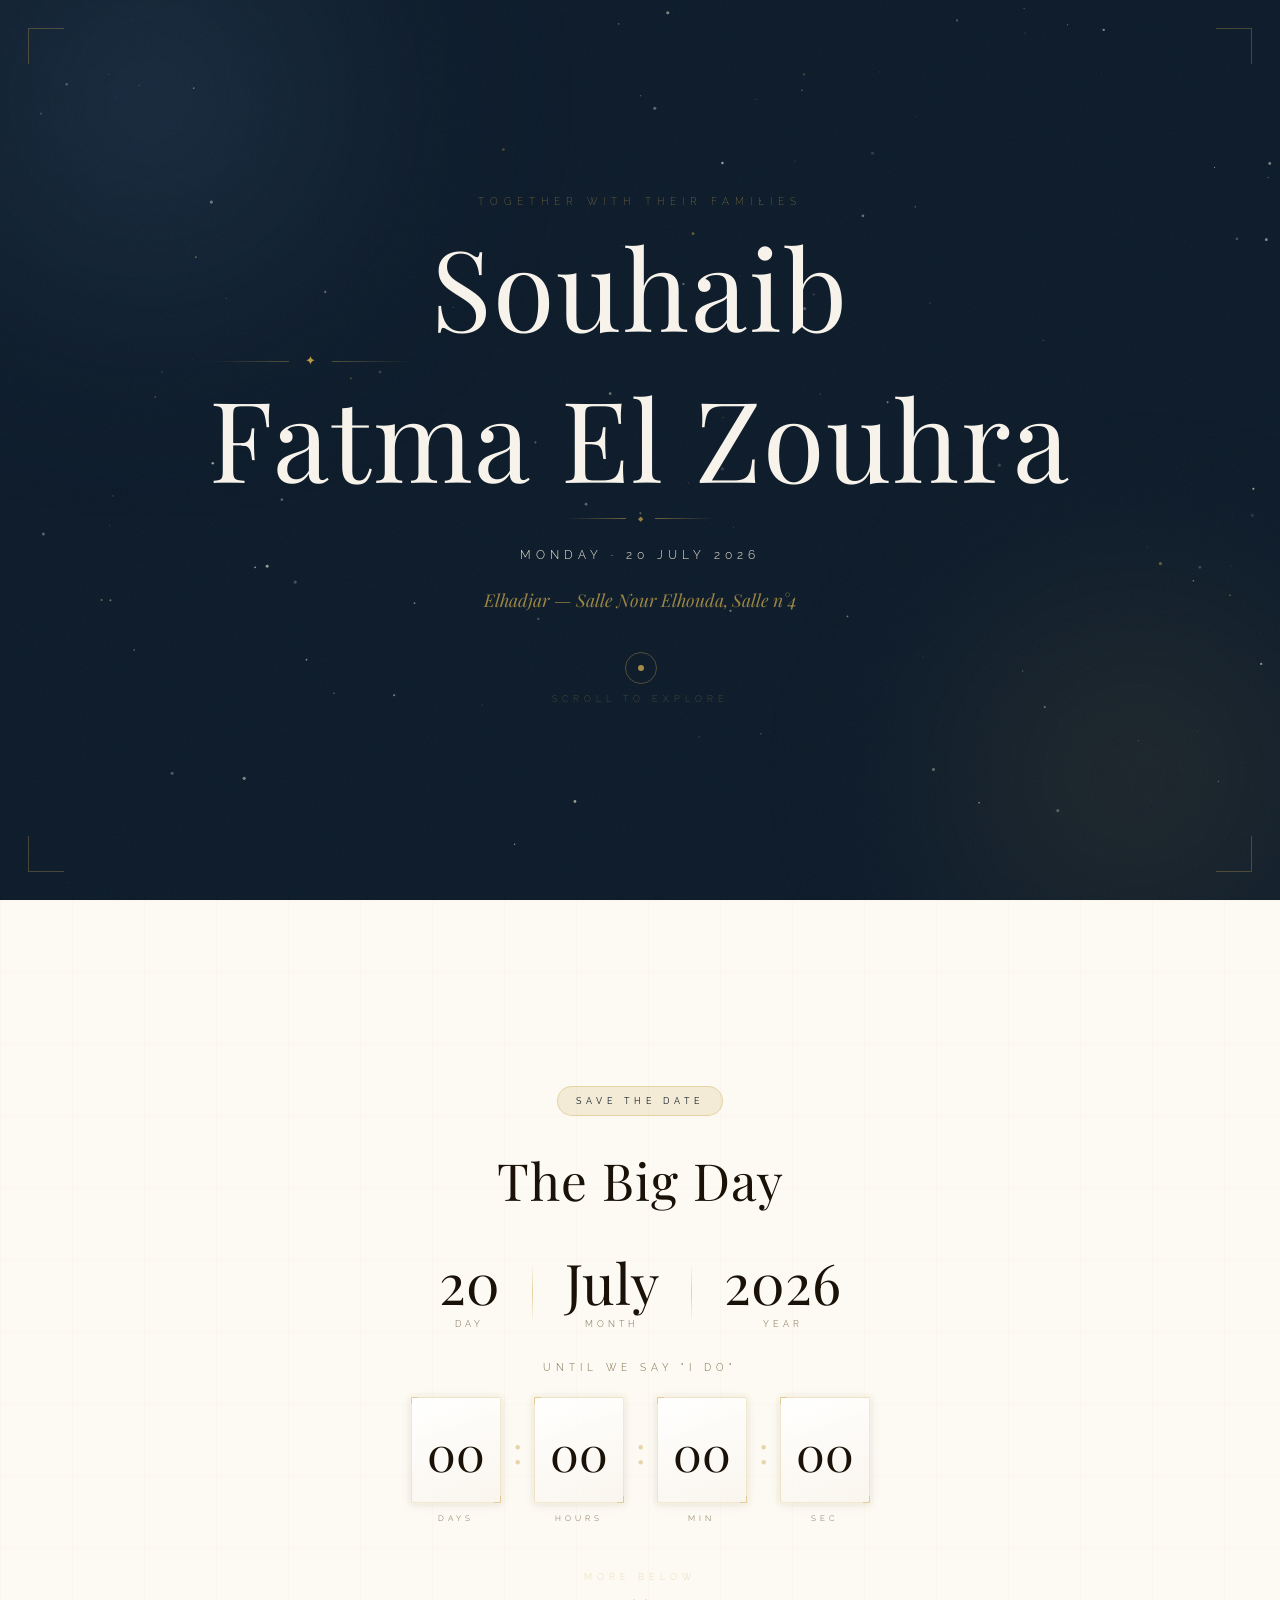
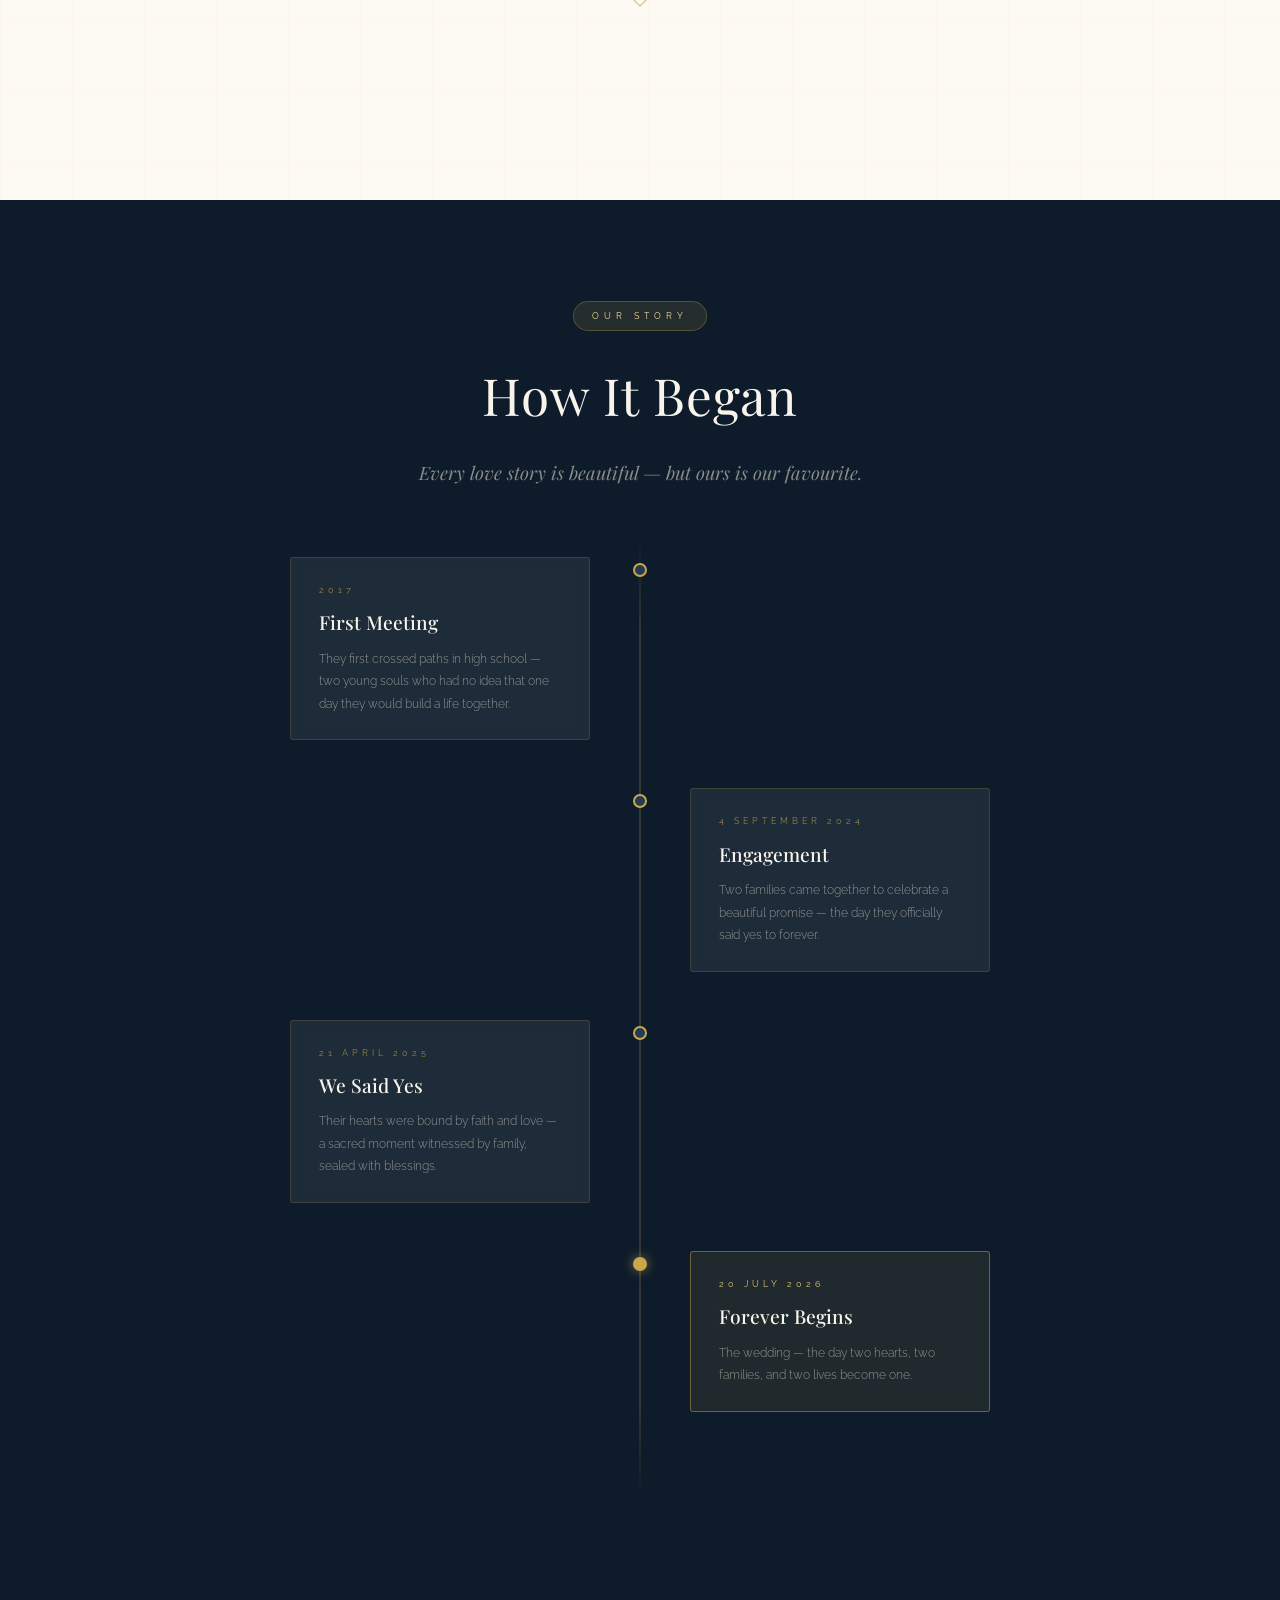
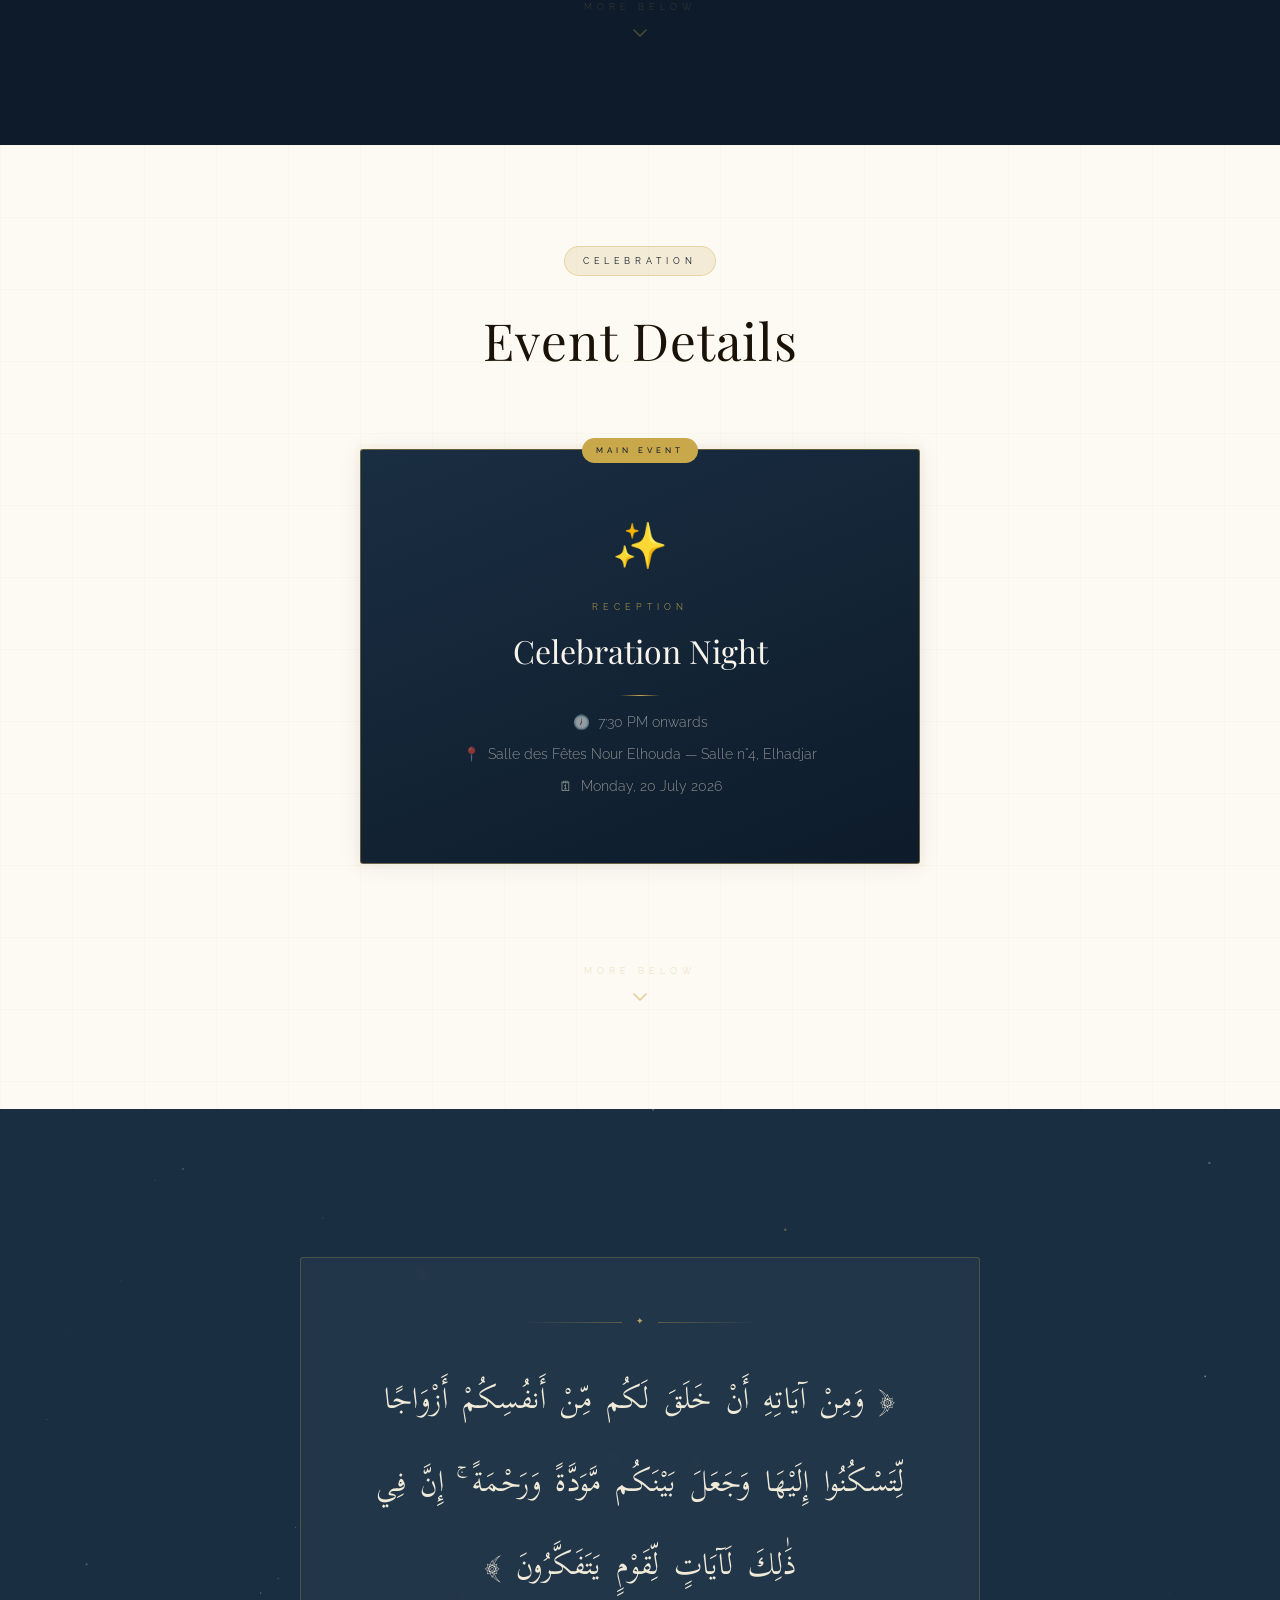
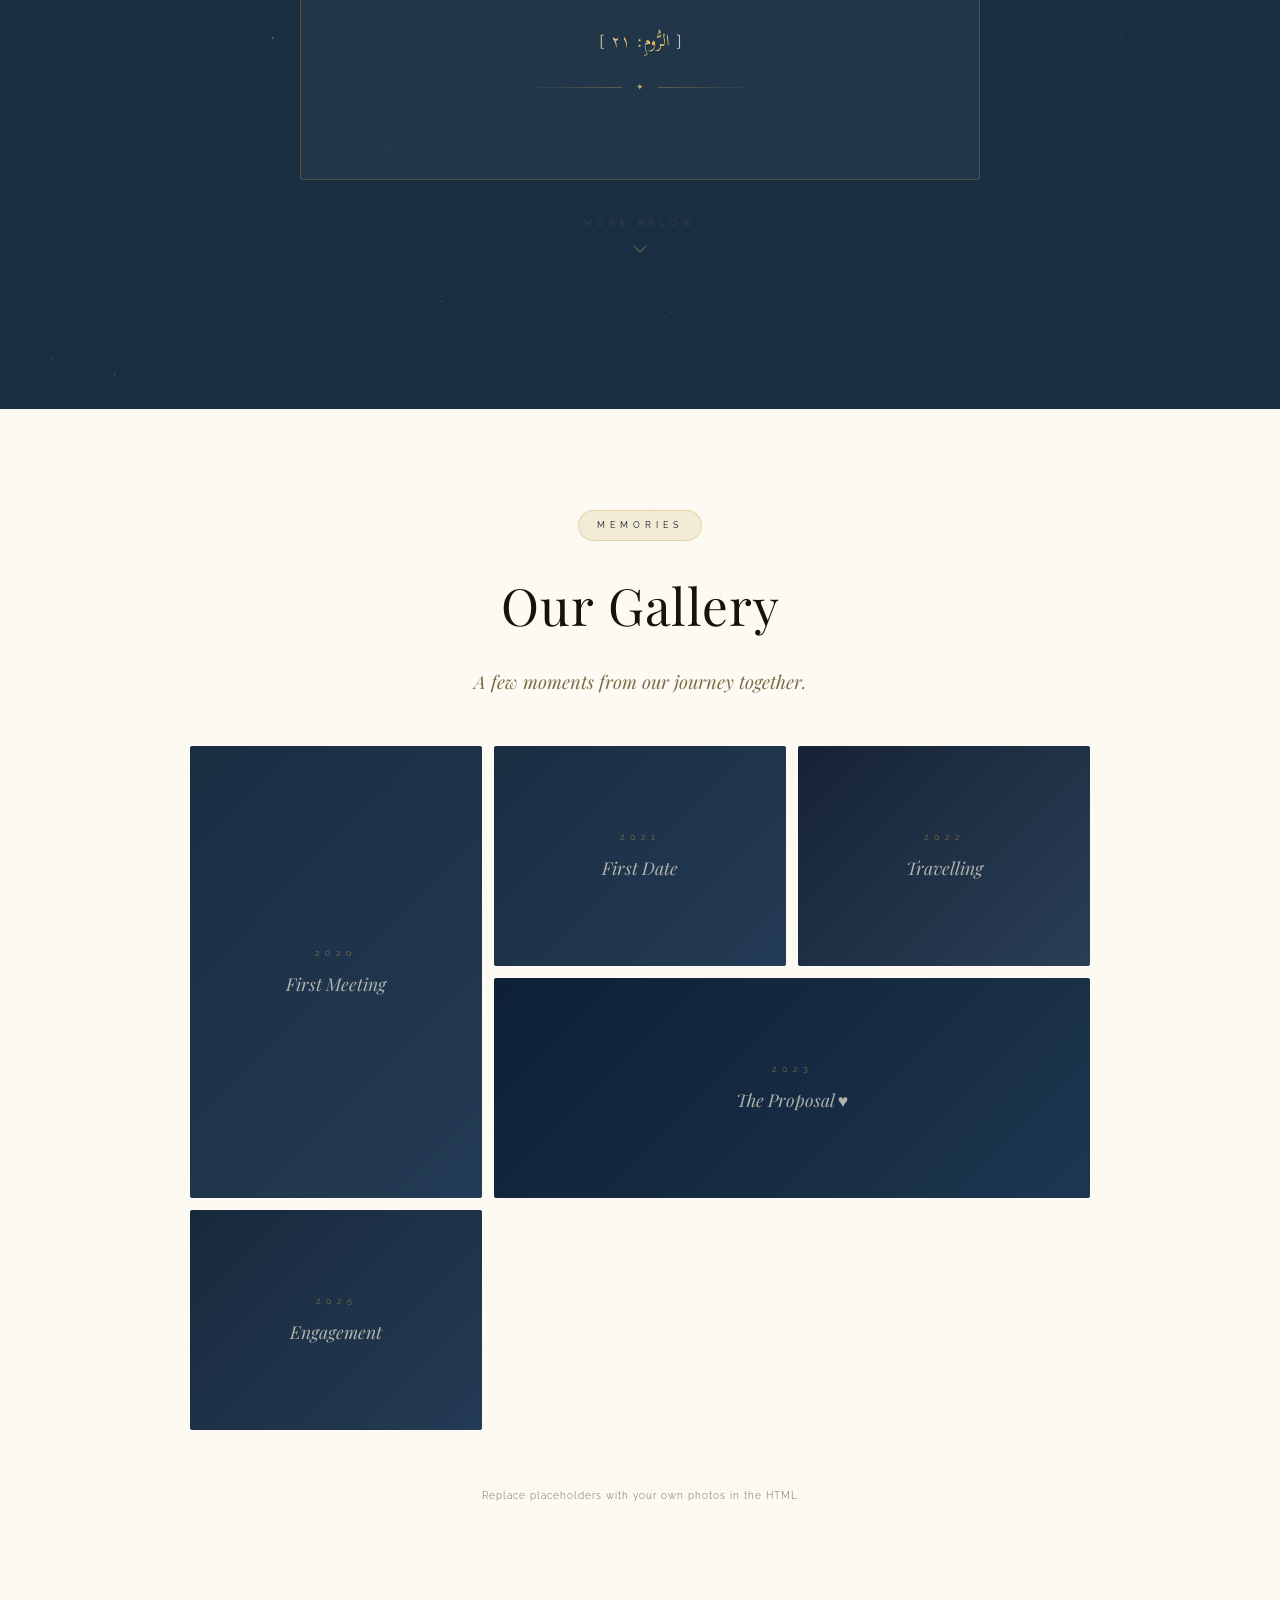
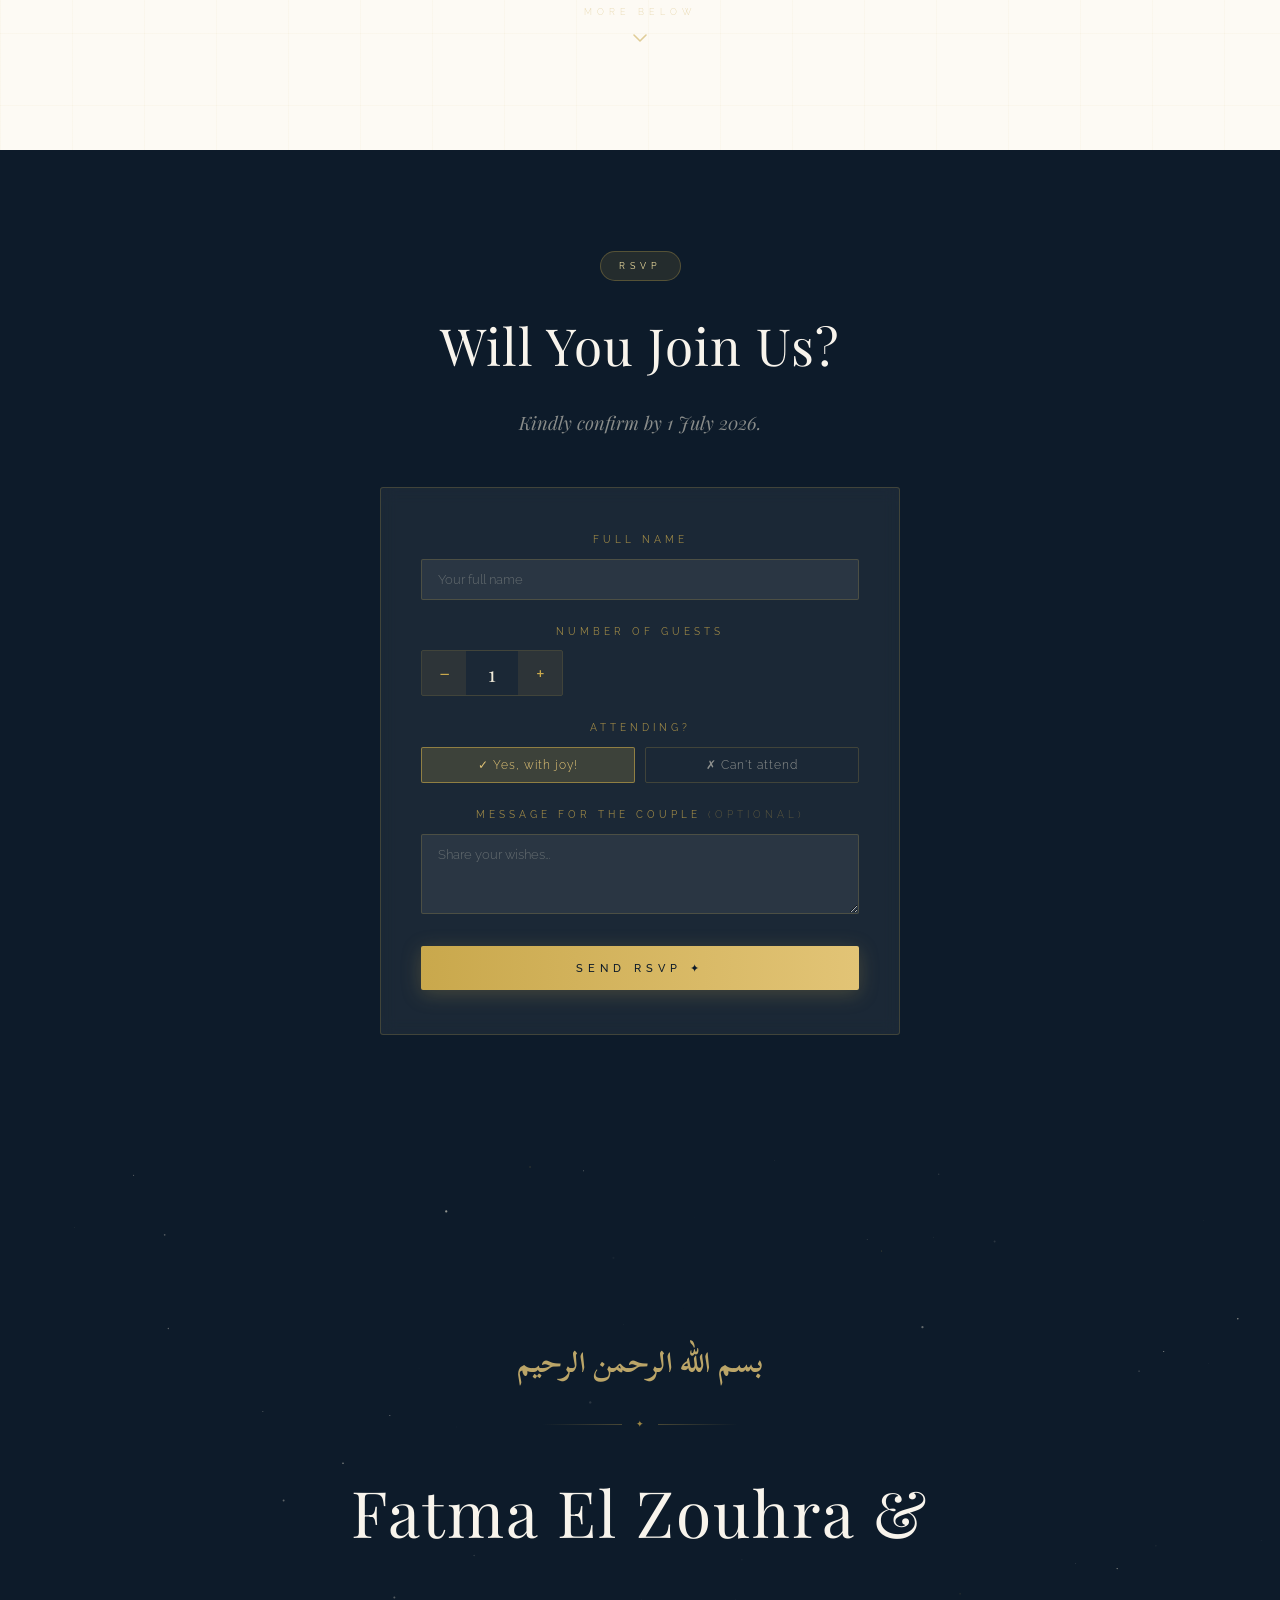
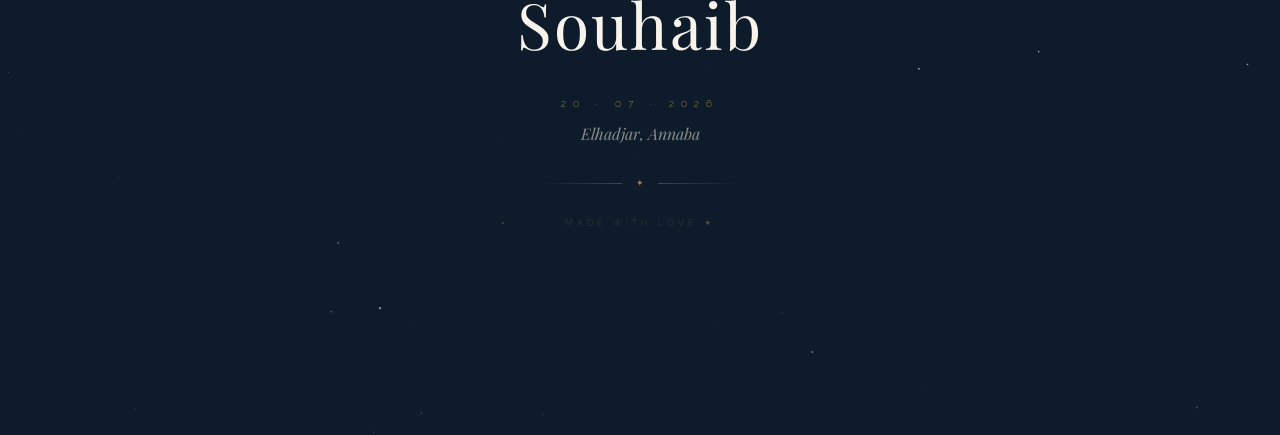
<file: index.html>
<!DOCTYPE html>
<html lang="en">
<head>
    <meta charset="UTF-8">
    <meta name="viewport" content="width=device-width, initial-scale=1.0">
    <title>Souhaib & Fatma El Zouhra — Wedding 2026</title>
    <link rel="preconnect" href="https://fonts.googleapis.com">
    <link rel="preconnect" href="https://fonts.gstatic.com" crossorigin>
    <link href="https://fonts.googleapis.com/css2?family=Playfair+Display:ital,wght@0,400;0,500;0,700;1,400;1,700&family=Raleway:wght@200;300;400;500&family=Scheherazade+New:wght@400;700&display=swap" rel="stylesheet">
    <link rel="stylesheet" href="styles.css">
    <style>
        /* ── Scroll-down arrow ── */
        .scroll-arrow {
            display: flex;
            flex-direction: column;
            align-items: center;
            gap: 6px;
            margin-top: 44px;
            cursor: pointer;
            opacity: 0.55;
            transition: opacity .3s;
        }
        .scroll-arrow:hover { opacity: 1; }
        .sa-lbl {
            font-family: 'Raleway', sans-serif;
            font-size: .54rem;
            font-weight: 200;
            letter-spacing: 5px;
            text-transform: uppercase;
            color: #C9A84C;
        }
        .sa-chevron {
            animation: saB 2s ease-in-out infinite;
            color: #C9A84C;
        }
        .sa-chevron svg { display: block; }
        @keyframes saB {
            0%,100% { transform: translateY(0); }
            50%      { transform: translateY(7px); }
        }
        /* Dark section arrow */
        .scroll-arrow.sa-dark .sa-lbl,
        .scroll-arrow.sa-dark .sa-chevron { color: rgba(201,168,76,.6); }

        /* ── Single big event card ── */
        .ev-solo {
            width: 100%;
            max-width: 560px;
            margin: 0 auto;
        }
        .ev-solo .ev-card {
            padding: 56px 52px;
            font-size: 1.05em;
        }
        .ev-solo .ev-h {
            font-size: 2rem !important;
        }
        .ev-solo .ev-d {
            font-size: .85rem !important;
            margin-bottom: 10px !important;
        }
        .ev-solo .ev-icon {
            font-size: 2.8rem !important;
        }
    </style>
</head>
<body>

<div class="grain"></div>
<div class="progress" id="progress"></div>
<button class="btt" id="btt">↑</button>

<!-- ══ HERO ══ -->
<section class="hero" id="hero">
    <canvas id="starCanvas"></canvas>
    <div class="hero-glow g1"></div>
    <div class="hero-glow g2"></div>
    <div class="bracket br-tl"></div>
    <div class="bracket br-tr"></div>
    <div class="bracket br-bl"></div>
    <div class="bracket br-br"></div>

    <div class="hero-inner">
        <p class="hero-pre">Together with their families</p>
        <div class="hero-names">
            <h1 class="hero-name">Souhaib </h1>
            <div class="hero-et">
                <span class="et-line"></span>
                <span class="et-star">✦</span>
                <span class="et-line"></span>
            </div>
            <h1 class="hero-name">Fatma El Zouhra</h1>
        </div>
        <div class="hero-divider">
            <span class="hd-l"></span>
            <span class="hd-d">◆</span>
            <span class="hd-l"></span>
        </div>
        <p class="hero-date">Monday · 20 July 2026</p>
        <p class="hero-place">Elhadjar — Salle Nour Elhouda, Salle n°4</p>
        <div class="hero-scroll-cue">
            <div class="hsc-ring"><div class="hsc-dot"></div></div>
            <p class="hsc-txt">Scroll to explore</p>
        </div>
    </div>
</section>

<!-- ══ SAVE THE DATE ══ -->
<section class="sec s-light" id="s-date">
    <div class="reveal">
        <span class="pill">Save the Date</span>
        <h2 class="sec-h">The Big Day</h2>
        <div class="date-row">
            <div class="dc"><span class="dc-n">20</span><span class="dc-l">Day</span></div>
            <div class="dv"></div>
            <div class="dc"><span class="dc-n">July</span><span class="dc-l">Month</span></div>
            <div class="dv"></div>
            <div class="dc"><span class="dc-n">2026</span><span class="dc-l">Year</span></div>
        </div>
        <p class="cd-label">Until we say "I do"</p>
        <div class="countdown" id="cd">
            <div class="cdi"><span class="cdn" id="cDays">--</span><span class="cdl">Days</span></div>
            <span class="cdsep">:</span>
            <div class="cdi"><span class="cdn" id="cHours">--</span><span class="cdl">Hours</span></div>
            <span class="cdsep">:</span>
            <div class="cdi"><span class="cdn" id="cMins">--</span><span class="cdl">Min</span></div>
            <span class="cdsep">:</span>
            <div class="cdi"><span class="cdn" id="cSecs">--</span><span class="cdl">Sec</span></div>
        </div>

        <div class="scroll-arrow" onclick="document.getElementById('s-story').scrollIntoView({behavior:'smooth'})">
            <span class="sa-lbl">More below</span>
            <span class="sa-chevron">
                <svg width="24" height="24" viewBox="0 0 24 24" fill="none" stroke="currentColor" stroke-width="1.6" stroke-linecap="round" stroke-linejoin="round"><polyline points="6 9 12 15 18 9"/></svg>
            </span>
        </div>
    </div>
</section>

<section class="sec s-dark" id="s-story">
    <div class="reveal">
        <span class="pill pill-g">Our Story</span>
        <h2 class="sec-h light">How It Began</h2>
        <p class="sec-sub pale">Every love story is beautiful — but ours is our favourite.</p>
    </div>
    <div class="timeline">
        <div class="tl-line"></div>

        <div class="tl-item tl-l reveal-tl">
            <div class="tl-dot"></div>
            <div class="tl-card">
                <span class="tl-yr">2017</span>
                <h3 class="tl-h">First Meeting</h3>
                <p class="tl-p">They first crossed paths in high school — two young souls who had no idea that one day they would build a life together.</p>
            </div>
        </div>

        <div class="tl-item tl-r reveal-tl">
            <div class="tl-dot"></div>
            <div class="tl-card">
                <span class="tl-yr">4 September 2024</span>
                <h3 class="tl-h">Engagement</h3>
                <p class="tl-p">Two families came together to celebrate a beautiful promise — the day they officially said yes to forever.</p>
            </div>
        </div>

        <div class="tl-item tl-l reveal-tl">
            <div class="tl-dot"></div>
            <div class="tl-card">
                <span class="tl-yr">21 April 2025</span>
                <h3 class="tl-h">We Said Yes</h3>
                <p class="tl-p">Their hearts were bound by faith and love — a sacred moment witnessed by family, sealed with blessings.</p>
            </div>
        </div>

        <div class="tl-item tl-r reveal-tl">
            <div class="tl-dot tl-dot-gold"></div>
            <div class="tl-card tl-card-gold">
                <span class="tl-yr gold">20 July 2026</span>
                <h3 class="tl-h">Forever Begins</h3>
                <p class="tl-p">The wedding — the day two hearts, two families, and two lives become one.</p>
            </div>
        </div>
    </div>

    <div class="reveal" style="text-align:center;margin-top:8px">
        <div class="scroll-arrow sa-dark" onclick="document.getElementById('s-events').scrollIntoView({behavior:'smooth'})">
            <span class="sa-lbl">More below</span>
            <span class="sa-chevron">
                <svg width="24" height="24" viewBox="0 0 24 24" fill="none" stroke="currentColor" stroke-width="1.6" stroke-linecap="round" stroke-linejoin="round"><polyline points="6 9 12 15 18 9"/></svg>
            </span>
        </div>
    </div>
</section>

<!-- ══ EVENT DETAILS — MAIN EVENT ONLY ══ -->
<section class="sec s-light" id="s-events">
    <div class="reveal">
        <span class="pill">Celebration</span>
        <h2 class="sec-h">Event Details</h2>
    </div>
    <div class="ev-solo reveal">
        <div class="ev-card ev-featured">
            <span class="ev-badge">Main Event</span>
            <div class="ev-icon">✨</div>
            <p class="ev-tag">Reception</p>
            <h3 class="ev-h">Celebration Night</h3>
            <div class="ev-div"></div>
            <p class="ev-d">🕖 &nbsp;7:30 PM onwards</p>
            <p class="ev-d">📍 &nbsp;Salle des Fêtes Nour Elhouda — Salle n°4, Elhadjar</p>
            <p class="ev-d">🗓 &nbsp;Monday, 20 July 2026</p>
        </div>
    </div>

    <div class="reveal" style="text-align:center;margin-top:8px">
        <div class="scroll-arrow" onclick="document.getElementById('s-verse').scrollIntoView({behavior:'smooth'})">
            <span class="sa-lbl">More below</span>
            <span class="sa-chevron">
                <svg width="24" height="24" viewBox="0 0 24 24" fill="none" stroke="currentColor" stroke-width="1.6" stroke-linecap="round" stroke-linejoin="round"><polyline points="6 9 12 15 18 9"/></svg>
            </span>
        </div>
    </div>
</section>

<!-- ══ QURAN VERSE ══ -->
<section class="sec s-verse" id="s-verse">
    <canvas id="verseStars"></canvas>
    <div class="reveal" style="position:relative;z-index:2">
        <div class="verse-box">
            <div class="vb-orn"><span class="vo-l"></span><span class="vo-s">✦</span><span class="vo-l"></span></div>
            <blockquote class="vb-text" dir="rtl" lang="ar">﴿ وَمِنْ آيَاتِهِ أَنْ خَلَقَ لَكُم مِّنْ أَنفُسِكُمْ أَزْوَاجًا لِّتَسْكُنُوا إِلَيْهَا وَجَعَلَ بَيْنَكُم مَّوَدَّةً وَرَحْمَةً ۚ إِنَّ فِي ذَٰلِكَ لَآيَاتٍ لِّقَوْمٍ يَتَفَكَّرُونَ ﴾</blockquote>
            <cite class="vb-src" dir="rtl" lang="ar">[ الرُّومِ: ٢١ ]</cite>
            <div class="vb-orn" style="margin-top:24px"><span class="vo-l"></span><span class="vo-s">✦</span><span class="vo-l"></span></div>
        </div>

        <div class="scroll-arrow sa-dark" style="margin-top:36px" onclick="document.getElementById('s-gallery').scrollIntoView({behavior:'smooth'})">
            <span class="sa-lbl">More below</span>
            <span class="sa-chevron">
                <svg width="24" height="24" viewBox="0 0 24 24" fill="none" stroke="currentColor" stroke-width="1.6" stroke-linecap="round" stroke-linejoin="round"><polyline points="6 9 12 15 18 9"/></svg>
            </span>
        </div>
    </div>
</section>

<!-- ══ GALLERY ══ -->
<section class="sec s-light" id="s-gallery">
    <div class="reveal">
        <span class="pill">Memories</span>
        <h2 class="sec-h">Our Gallery</h2>
        <p class="sec-sub">A few moments from our journey together.</p>
    </div>
    <div class="gallery reveal">
        <div class="gi gi-tall"><div class="gi-in"><span class="gi-yr">2020</span><span class="gi-cap">First Meeting</span></div></div>
        <div class="gi"><div class="gi-in gi-2"><span class="gi-yr">2021</span><span class="gi-cap">First Date</span></div></div>
        <div class="gi"><div class="gi-in gi-3"><span class="gi-yr">2022</span><span class="gi-cap">Travelling</span></div></div>
        <div class="gi gi-wide"><div class="gi-in gi-4"><span class="gi-yr">2023</span><span class="gi-cap">The Proposal ♥</span></div></div>
        <div class="gi"><div class="gi-in gi-5"><span class="gi-yr">2025</span><span class="gi-cap">Engagement</span></div></div>
    </div>
    <p class="gal-note reveal">Replace placeholders with your own photos in the HTML</p>

    <div class="reveal" style="text-align:center;margin-top:8px">
        <div class="scroll-arrow" onclick="document.getElementById('s-rsvp').scrollIntoView({behavior:'smooth'})">
            <span class="sa-lbl">More below</span>
            <span class="sa-chevron">
                <svg width="24" height="24" viewBox="0 0 24 24" fill="none" stroke="currentColor" stroke-width="1.6" stroke-linecap="round" stroke-linejoin="round"><polyline points="6 9 12 15 18 9"/></svg>
            </span>
        </div>
    </div>
</section>

<!-- ══ RSVP ══ -->
<section class="sec s-dark" id="s-rsvp">
    <div class="reveal">
        <span class="pill pill-g">RSVP</span>
        <h2 class="sec-h light">Will You Join Us?</h2>
        <p class="sec-sub pale">Kindly confirm by 1 July 2026.</p>
    </div>
    <div class="rsvp-wrap reveal">
        <div class="rsvp-card" id="rsvpCard">
            <div class="rf">
                <label class="rl">Full Name</label>
                <input class="ri" id="rName" type="text" placeholder="Your full name">
            </div>
            <div class="rf">
                <label class="rl">Number of Guests</label>
                <div class="stepper">
                    <button class="st-btn" id="stDown">−</button>
                    <span class="st-val" id="gCount">1</span>
                    <button class="st-btn" id="stUp">+</button>
                </div>
            </div>
            <div class="rf">
                <label class="rl">Attending?</label>
                <div class="rsvp-toggle">
                    <button class="rt-yes active" id="rtYes">✓ Yes, with joy!</button>
                    <button class="rt-no" id="rtNo">✗ Can't attend</button>
                </div>
            </div>
            <div class="rf">
                <label class="rl">Message for the couple <span style="opacity:.5;font-weight:300">(optional)</span></label>
                <textarea class="ri ri-ta" id="rMsg" placeholder="Share your wishes…" rows="3"></textarea>
            </div>
            <button class="rsvp-btn" id="rsvpBtn">Send RSVP ✦</button>
        </div>
        <div class="rsvp-thanks" id="rsvpThanks">
            <div class="rth-star">✦</div>
            <h3 class="rth-h">Thank You!</h3>
            <p class="rth-p" id="rthMsg">We can't wait to celebrate with you.</p>
            <p class="rth-names">Fatma El Zouhra &amp; Souhaib</p>
        </div>
    </div>
</section>

<!-- ══ CLOSING ══ -->
<section class="sec s-closing" id="s-close">
    <canvas id="closeStars"></canvas>
    <div class="reveal" style="position:relative;z-index:2;text-align:center">
        <p class="cl-bism" dir="rtl" lang="ar">بسم الله الرحمن الرحيم</p>
        <div class="cl-orn"><span class="co-l"></span><span class="co-s">✦</span><span class="co-l"></span></div>
        <h2 class="cl-names">Fatma El Zouhra &amp; Souhaib</h2>
        <p class="cl-date">20 · 07 · 2026</p>
        <p class="cl-place">Elhadjar, Annaba</p>
        <div class="cl-orn" style="margin-top:28px"><span class="co-l"></span><span class="co-s">✦</span><span class="co-l"></span></div>
        <p class="cl-footer">Made with love ✦</p>
    </div>
</section>

<script src="script.js"></script>
<script>
    // ── COUNTDOWN FIX — July 20 2026 at 19:30 ──
    (function(){
        const wedding = new Date('2026-07-20T19:30:00');
        const els = {
            d: document.getElementById('cDays'),
            h: document.getElementById('cHours'),
            m: document.getElementById('cMins'),
            s: document.getElementById('cSecs')
        };
        const pad = n => String(Math.max(0,n)).padStart(2,'0');
        function tick(){
            const diff = wedding - new Date();
            if(diff<=0){Object.values(els).forEach(e=>{if(e)e.textContent='00';});return;}
            if(els.d) els.d.textContent = pad(Math.floor(diff/86400000));
            if(els.h) els.h.textContent = pad(Math.floor(diff%86400000/3600000));
            if(els.m) els.m.textContent = pad(Math.floor(diff%3600000/60000));
            if(els.s) els.s.textContent = pad(Math.floor(diff%60000/1000));
        }
        tick();
        setInterval(tick,1000);
    })();
</script>
</body>
</html>
</file>
<file: styles.css>
/* ═══════════════════════════════════════════
   SARAH & KARIM — MIDNIGHT NAVY + GOLD
   ═══════════════════════════════════════════ */

*, *::before, *::after { margin:0; padding:0; box-sizing:border-box; }
html { scroll-behavior:smooth; }

:root {
    --navy:       #0D1B2A;
    --navy-mid:   #1A2E42;
    --navy-soft:  #243B55;
    --gold:       #C9A84C;
    --gold-light: #E2C476;
    --gold-pale:  #F0DFA0;
    --ivory:      #F8F4EC;
    --ivory-deep: #EDE8DC;
    --cream:      #FDFAF4;
    --ink:        #1A1208;
    --ink-mid:    #3A2E18;
    --ink-soft:   #7A6A48;
    --on-dark:    #F0EAD8;
    --on-dark-dim:rgba(240,234,216,.55);

    --ff-serif: 'Playfair Display', Georgia, serif;
    --ff-sans:  'Raleway', sans-serif;
    --ff-ar:    'Scheherazade New', serif;
    --ease:     cubic-bezier(.25,.46,.45,.94);
}

body {
    font-family:var(--ff-sans);
    font-weight:300;
    background:var(--cream);
    color:var(--ink);
    overflow-x:hidden;
    line-height:1.75;
}

/* ── Grain ── */
.grain {
    position:fixed;inset:0;pointer-events:none;z-index:9999;opacity:.038;
    background-image:url("data:image/svg+xml,%3Csvg viewBox='0 0 300 300' xmlns='http://www.w3.org/2000/svg'%3E%3Cfilter id='n'%3E%3CfeTurbulence type='fractalNoise' baseFrequency='.85' numOctaves='4' stitchTiles='stitch'/%3E%3C/filter%3E%3Crect width='100%25' height='100%25' filter='url(%23n)'/%3E%3C/svg%3E");
    background-size:250px;
}

/* ── Progress bar ── */
.progress {
    position:fixed;top:0;left:0;height:2px;width:0%;z-index:1000;
    background:linear-gradient(90deg,var(--navy-soft),var(--gold),var(--gold-light));
    transition:width .1s linear;
}

/* ── Back to top ── */
.btt {
    position:fixed;bottom:28px;right:28px;width:44px;height:44px;
    border-radius:50%;border:1px solid rgba(201,168,76,.35);
    background:rgba(248,244,236,.9);backdrop-filter:blur(10px);
    color:var(--navy);font-size:1rem;cursor:pointer;
    display:none;align-items:center;justify-content:center;
    z-index:999;transition:all .3s var(--ease);
    box-shadow:0 4px 16px rgba(13,27,42,.14);
}
.btt:hover{background:var(--navy);color:var(--gold);transform:translateY(-3px);border-color:var(--navy);}
.btt.show{display:flex;animation:bttIn .4s var(--ease) both;}
@keyframes bttIn{from{opacity:0;transform:translateY(10px);}to{opacity:1;transform:translateY(0);}}

/* ═══════════════════════════════════════════
   HERO
   ═══════════════════════════════════════════ */

.hero {
    min-height:100vh;
    display:flex;align-items:center;justify-content:center;
    position:relative;overflow:clip;
    background:var(--navy);
    text-align:center;
}

/* Star canvas */
#starCanvas {
    position:absolute;inset:0;width:100%;height:100%;z-index:0;
}

/* Glow blobs */
.hero-glow {
    position:absolute;border-radius:50%;filter:blur(110px);pointer-events:none;z-index:1;
}
.g1{width:500px;height:500px;top:-150px;left:-100px;background:radial-gradient(circle,rgba(61,90,128,.45),transparent 70%);}
.g2{width:450px;height:450px;bottom:-100px;right:-80px;background:radial-gradient(circle,rgba(201,168,76,.18),transparent 70%);}

/* Corner brackets */
.bracket{position:absolute;width:36px;height:36px;border-color:rgba(201,168,76,.3);border-style:solid;z-index:3;}
.br-tl{top:28px;left:28px;border-width:1px 0 0 1px;}
.br-tr{top:28px;right:28px;border-width:1px 1px 0 0;}
.br-bl{bottom:28px;left:28px;border-width:0 0 1px 1px;}
.br-br{bottom:28px;right:28px;border-width:0 1px 1px 0;}

/* Hero content */
.hero-inner{position:relative;z-index:4;display:flex;flex-direction:column;align-items:center;gap:20px;}

.hero-pre{
    font-family:var(--ff-sans);font-size:.62rem;font-weight:200;
    letter-spacing:6px;text-transform:uppercase;color:rgba(201,168,76,.65);
    animation:heroFade 1.2s var(--ease) .2s both;
}

.hero-names{animation:heroFade 1.2s var(--ease) .5s both;}

.hero-name{
    font-family:var(--ff-serif);font-size:clamp(3.2rem,12vw,7rem);
    font-weight:400;color:var(--ivory);line-height:1;letter-spacing:2px;
}

.hero-et{display:flex;align-items:center;gap:16px;margin:8px 0;}
.et-line{flex:1;height:1px;max-width:80px;background:linear-gradient(to right,transparent,rgba(201,168,76,.5));opacity:.7;}
.et-line:last-child{background:linear-gradient(to left,transparent,rgba(201,168,76,.5));}
.et-star{font-size:.8rem;color:var(--gold);opacity:.9;}

.hero-divider{display:flex;align-items:center;gap:12px;animation:heroFade 1.2s var(--ease) .8s both;}
.hd-l{width:60px;height:1px;background:linear-gradient(to right,transparent,var(--gold));opacity:.5;}
.hd-l:last-child{background:linear-gradient(to left,transparent,var(--gold));}
.hd-d{font-size:.45rem;color:var(--gold);opacity:.7;}

.hero-date{
    font-family:var(--ff-sans);font-size:.72rem;font-weight:300;
    letter-spacing:5px;text-transform:uppercase;color:var(--on-dark);
    animation:heroFade 1.2s var(--ease) 1s both;
}
.hero-place{
    font-family:var(--ff-serif);font-size:1.1rem;font-style:italic;
    color:rgba(201,168,76,.75);
    animation:heroFade 1.2s var(--ease) 1.1s both;
}

/* Scroll cue */
.hero-scroll-cue{
    display:flex;flex-direction:column;align-items:center;gap:8px;margin-top:16px;
    animation:heroFade 1.4s var(--ease) 1.5s both;
}
.hsc-ring{
    width:32px;height:32px;border-radius:50%;
    border:1px solid rgba(201,168,76,.35);
    display:flex;align-items:center;justify-content:center;
}
.hsc-dot{
    width:6px;height:6px;border-radius:50%;background:var(--gold);opacity:.8;
    animation:dotBounce 2s ease-in-out infinite;
}
@keyframes dotBounce{0%,100%{transform:translateY(0);}50%{transform:translateY(6px);}}
.hsc-txt{
    font-family:var(--ff-sans);font-size:.54rem;font-weight:200;
    letter-spacing:5px;text-transform:uppercase;color:rgba(201,168,76,.45);
}

/* Scroll cue chevron arrows */
.hsc-arrows{display:flex;flex-direction:column;align-items:center;gap:2px;margin-top:4px;}
.hsc-arrow{
    display:block;width:12px;height:12px;
    border-right:1px solid rgba(201,168,76,.5);
    border-bottom:1px solid rgba(201,168,76,.5);
    transform:rotate(45deg);
    animation:arrowFade 1.6s ease-in-out infinite;
}
.hsc-arrow:nth-child(1){animation-delay:0s;opacity:.3;}
.hsc-arrow:nth-child(2){animation-delay:.2s;opacity:.6;}
.hsc-arrow:nth-child(3){animation-delay:.4s;opacity:.9;}
@keyframes arrowFade{0%,100%{opacity:.15;}50%{opacity:.85;}}

@keyframes heroFade{from{opacity:0;transform:translateY(14px);}to{opacity:1;transform:translateY(0);}}

/* ═══════════════════════════════════════════
   SECTIONS
   ═══════════════════════════════════════════ */

.sec{
    min-height:100vh;display:flex;flex-direction:column;
    align-items:center;justify-content:center;
    padding:100px 24px;position:relative;gap:48px;
}

.s-light{background:var(--cream);}
.s-dark{background:var(--navy);}
.s-verse{background:var(--navy-mid);overflow:clip;}
.s-closing{background:var(--navy);overflow:clip;}

/* Grid texture on light */
.s-light::before{
    content:'';position:absolute;inset:0;pointer-events:none;
    background-image:
        linear-gradient(rgba(201,168,76,.04) 1px,transparent 1px),
        linear-gradient(90deg,rgba(201,168,76,.04) 1px,transparent 1px);
    background-size:72px 72px;
}

/* ── Reveal ── */
.reveal{
    width:100%;max-width:700px;text-align:center;
    opacity:0;transform:translateY(30px);
    transition:opacity .95s var(--ease),transform .95s var(--ease);
}
.reveal.visible{opacity:1;transform:translateY(0);}

/* ── Pill label ── */
.pill{
    display:inline-block;
    font-family:var(--ff-sans);font-size:.58rem;font-weight:400;
    letter-spacing:5px;text-transform:uppercase;
    color:var(--navy);background:rgba(201,168,76,.18);
    border:1px solid rgba(201,168,76,.35);
    padding:6px 18px;border-radius:999px;margin-bottom:20px;
}
.pill-g{color:var(--gold-pale);background:rgba(201,168,76,.12);border-color:rgba(201,168,76,.3);}

/* ── Section heading ── */
.sec-h{
    font-family:var(--ff-serif);font-size:clamp(2rem,6vw,3.2rem);
    font-weight:400;color:var(--ink);letter-spacing:1px;margin-bottom:16px;
}
.sec-h.light{color:var(--ivory);}
.sec-sub{
    font-family:var(--ff-serif);font-size:clamp(.95rem,2.5vw,1.15rem);
    font-style:italic;color:var(--ink-soft);max-width:520px;margin:0 auto;
}
.sec-sub.pale{color:var(--on-dark-dim);}

/* ═══════════════════════════════════════════
   SAVE THE DATE
   ═══════════════════════════════════════════ */

.date-row{
    display:flex;align-items:center;justify-content:center;
    gap:32px;margin:28px 0;flex-wrap:wrap;row-gap:16px;
}
.dc{display:flex;flex-direction:column;align-items:center;gap:6px;}
.dc-n{
    font-family:var(--ff-serif);font-size:clamp(2rem,7vw,3.5rem);
    font-weight:400;color:var(--ink);line-height:1;
}
.dc-l{
    font-family:var(--ff-sans);font-size:.58rem;font-weight:300;
    letter-spacing:4px;text-transform:uppercase;color:var(--ink-soft);
}
.dv{width:1px;height:60px;background:linear-gradient(to bottom,transparent,var(--gold),transparent);opacity:.5;}

/* Countdown */
.cd-label{
    font-family:var(--ff-sans);font-size:.6rem;font-weight:300;
    letter-spacing:5px;text-transform:uppercase;color:var(--ink-soft);
    margin-bottom:20px;
}
.countdown{display:flex;align-items:flex-start;justify-content:center;gap:0;flex-wrap:wrap;row-gap:16px;}
.cdi{display:flex;flex-direction:column;align-items:center;gap:8px;}
.cdn{
    font-family:var(--ff-serif);font-size:clamp(2rem,6vw,3rem);
    font-weight:400;color:var(--ink);min-width:clamp(56px,14vw,90px);
    text-align:center;
    border:1px solid rgba(201,168,76,.25);
    background:linear-gradient(160deg,rgba(255,255,255,.9),rgba(248,244,236,.7));
    padding:12px 8px 8px;border-radius:2px;
    box-shadow:0 2px 12px rgba(13,27,42,.07),0 0 0 4px rgba(201,168,76,.04);
    position:relative;
}
/* Corner accents on countdown boxes */
.cdn::before,.cdn::after{
    content:'';position:absolute;width:7px;height:7px;
    border-color:rgba(201,168,76,.4);border-style:solid;
}
.cdn::before{top:-1px;left:-1px;border-width:1px 0 0 1px;}
.cdn::after{bottom:-1px;right:-1px;border-width:0 1px 1px 0;}
.cdl{
    font-family:var(--ff-sans);font-size:.52rem;font-weight:300;
    letter-spacing:4px;text-transform:uppercase;color:var(--ink-soft);
}
.cdsep{
    font-family:var(--ff-serif);font-size:clamp(1.5rem,4vw,2.2rem);
    color:rgba(201,168,76,.45);padding:0 clamp(4px,2vw,12px);
    margin-top:clamp(10px,3.5vw,22px);align-self:flex-start;
}

/* ═══════════════════════════════════════════
   TIMELINE
   ═══════════════════════════════════════════ */

.timeline{
    width:100%;max-width:820px;
    position:relative;
    display:flex;flex-direction:column;gap:0;
    padding:20px 0 40px;
}

.tl-line{
    position:absolute;left:50%;top:0;bottom:0;
    width:1px;
    background:linear-gradient(to bottom,transparent,rgba(201,168,76,.4) 10%,rgba(201,168,76,.4) 90%,transparent);
    transform:translateX(-50%);
}

.tl-item{
    width:50%;display:flex;position:relative;
    padding:0 50px 48px;
    opacity:0;transform:translateY(24px);
    transition:opacity .85s var(--ease),transform .85s var(--ease);
}
.tl-item.visible{opacity:1;transform:translateY(0);}
.tl-l{align-self:flex-start;padding-right:50px;padding-left:0;justify-content:flex-end;}
.tl-r{align-self:flex-end;padding-left:50px;padding-right:0;justify-content:flex-start;}

.tl-dot{
    position:absolute;width:14px;height:14px;border-radius:50%;
    background:var(--navy-soft);border:2px solid var(--gold);
    top:6px;z-index:2;
}
.tl-l .tl-dot{right:-7px;}
.tl-r .tl-dot{left:-7px;}
.tl-dot-gold{background:var(--gold)!important;box-shadow:0 0 12px rgba(201,168,76,.6);}

.tl-card{
    background:rgba(255,255,255,.07);border:1px solid rgba(201,168,76,.2);
    border-radius:3px;padding:24px 28px;
    backdrop-filter:blur(6px);max-width:300px;
}
.tl-card-gold{
    background:rgba(201,168,76,.1);border-color:rgba(201,168,76,.45);
}

.tl-yr{
    font-family:var(--ff-sans);font-size:.58rem;font-weight:400;
    letter-spacing:4px;text-transform:uppercase;color:rgba(201,168,76,.7);
    display:block;margin-bottom:8px;
}
.tl-yr.gold{color:var(--gold-light);}
.tl-h{
    font-family:var(--ff-serif);font-size:1.2rem;font-weight:500;
    color:var(--ivory);margin-bottom:8px;
}
.tl-p{
    font-family:var(--ff-sans);font-size:.78rem;font-weight:300;
    color:var(--on-dark-dim);line-height:1.8;
}

/* ═══════════════════════════════════════════
   EVENT CARDS
   ═══════════════════════════════════════════ */

.events-grid{
    display:grid;
    grid-template-columns:repeat(auto-fit,minmax(240px,1fr));
    gap:20px;width:100%;max-width:860px;
}

.ev-card{
    background:linear-gradient(158deg,rgba(255,255,255,.92),rgba(248,244,236,.8));
    border:1px solid rgba(201,168,76,.2);border-radius:3px;
    padding:40px 32px;text-align:center;position:relative;
    box-shadow:0 2px 24px rgba(13,27,42,.07),0 0 0 5px rgba(201,168,76,.04);
    transition:transform .3s var(--ease),box-shadow .3s var(--ease);
}
.ev-card:hover{transform:translateY(-5px);box-shadow:0 12px 40px rgba(13,27,42,.12),0 0 0 5px rgba(201,168,76,.07);}

.ev-featured{
    background:linear-gradient(158deg,var(--navy-mid),var(--navy));
    border-color:rgba(201,168,76,.45);
}

.ev-badge{
    position:absolute;top:-12px;left:50%;transform:translateX(-50%);
    font-family:var(--ff-sans);font-size:.52rem;font-weight:500;
    letter-spacing:4px;text-transform:uppercase;
    background:var(--gold);color:var(--navy);
    padding:5px 14px;border-radius:999px;white-space:nowrap;
}

.ev-icon{font-size:2rem;display:block;margin-bottom:14px;}

.ev-tag{
    font-family:var(--ff-sans);font-size:.58rem;font-weight:300;
    letter-spacing:5px;text-transform:uppercase;
    color:var(--gold);margin-bottom:8px;
}

.ev-h{
    font-family:var(--ff-serif);font-size:1.5rem;font-weight:400;
    color:var(--ink);margin-bottom:16px;
}
.ev-featured .ev-h{color:var(--ivory);}

.ev-div{width:40px;height:1px;background:linear-gradient(to right,transparent,var(--gold),transparent);margin:0 auto 16px;}

.ev-d{
    font-family:var(--ff-sans);font-size:.72rem;font-weight:300;
    color:var(--ink-soft);margin-bottom:6px;line-height:1.6;
}
.ev-featured .ev-d{color:var(--on-dark-dim);}

/* ═══════════════════════════════════════════
   QURAN VERSE SECTION
   ═══════════════════════════════════════════ */

.s-verse{text-align:center;}
#verseStars{position:absolute;inset:0;width:100%;height:100%;z-index:0;}

.verse-box{
    max-width:680px;margin:0 auto;
    padding:56px 48px;
    border:1px solid rgba(201,168,76,.25);
    background:rgba(255,255,255,.04);
    backdrop-filter:blur(4px);
    border-radius:3px;
}

.vb-orn{display:flex;align-items:center;justify-content:center;gap:14px;margin-bottom:28px;}
.vo-l{flex:1;max-width:100px;height:1px;background:linear-gradient(to right,transparent,rgba(201,168,76,.5));opacity:.7;}
.vo-l:last-child{background:linear-gradient(to left,transparent,rgba(201,168,76,.5));}
.vo-s{font-size:.55rem;color:var(--gold-light);opacity:.8;}

.vb-text{
    font-family:var(--ff-ar);
    font-size:clamp(1.25rem,4.2vw,1.85rem);
    font-weight:400;
    color:var(--on-dark);
    line-height:2.8;
    direction:rtl;
    unicode-bidi:embed;
    text-align:center;
    display:block;
    width:100%;
    margin-bottom:20px;
    font-style:normal;
    letter-spacing:.2px;
    word-spacing:6px;
}
.vb-src{
    font-family:var(--ff-ar);
    font-size:1.05rem;font-weight:400;
    color:var(--gold-light);font-style:normal;
    direction:rtl;unicode-bidi:embed;
    display:block;text-align:center;
}

/* ═══════════════════════════════════════════
   GALLERY
   ═══════════════════════════════════════════ */

.gallery{
    display:grid;
    grid-template-columns:repeat(3,1fr);
    grid-auto-rows:220px;
    gap:12px;
    width:100%;max-width:900px;
}
.gi{overflow:hidden;border-radius:2px;}
.gi-tall{grid-row:span 2;}
.gi-wide{grid-column:span 2;}

.gi-in{
    width:100%;height:100%;
    display:flex;flex-direction:column;align-items:center;justify-content:center;
    gap:8px;transition:transform .5s var(--ease);cursor:pointer;
    background:linear-gradient(135deg,var(--navy-mid),var(--navy-soft));
}
.gi:hover .gi-in{transform:scale(1.04);}

.gi-2{background:linear-gradient(135deg,#1A2E42,#243B55);}
.gi-3{background:linear-gradient(135deg,#162236,#2A3F55);}
.gi-4{background:linear-gradient(135deg,#0D2035,#1E3650);}
.gi-5{background:linear-gradient(135deg,#18293C,#243B55);}

.gi-yr{
    font-family:var(--ff-sans);font-size:.58rem;font-weight:300;
    letter-spacing:5px;text-transform:uppercase;color:rgba(201,168,76,.65);
}
.gi-cap{
    font-family:var(--ff-serif);font-size:clamp(.9rem,2.5vw,1.1rem);
    font-style:italic;color:rgba(240,234,216,.7);
}

.gal-note{
    font-family:var(--ff-sans);font-size:.65rem;font-weight:300;
    letter-spacing:1px;color:var(--ink-soft);margin-top:8px;
    text-align:center;max-width:500px;
}

/* ═══════════════════════════════════════════
   RSVP
   ═══════════════════════════════════════════ */

.rsvp-wrap{width:100%;max-width:520px;}

.rsvp-card{
    background:rgba(255,255,255,.06);
    border:1px solid rgba(201,168,76,.22);
    border-radius:3px;padding:44px 40px;
    backdrop-filter:blur(8px);
}

.rf{display:flex;flex-direction:column;gap:10px;margin-bottom:24px;}

.rl{
    font-family:var(--ff-sans);font-size:.6rem;font-weight:400;
    letter-spacing:4px;text-transform:uppercase;color:rgba(201,168,76,.75);
}

.ri{
    background:rgba(255,255,255,.07);
    border:1px solid rgba(201,168,76,.22);
    border-radius:2px;padding:12px 16px;
    font-family:var(--ff-sans);font-size:.82rem;font-weight:300;
    color:var(--on-dark);outline:none;
    transition:border-color .3s;width:100%;
}
.ri::placeholder{color:rgba(240,234,216,.3);}
.ri:focus{border-color:rgba(201,168,76,.6);}
.ri-ta{resize:vertical;min-height:80px;}

/* Guest stepper */
.stepper{
    display:flex;align-items:center;gap:0;
    border:1px solid rgba(201,168,76,.22);border-radius:2px;overflow:hidden;
    width:fit-content;
}
.st-btn{
    width:44px;height:44px;background:rgba(201,168,76,.1);
    border:none;color:var(--gold);font-size:1.3rem;cursor:pointer;
    transition:background .2s;font-family:var(--ff-sans);
}
.st-btn:hover{background:rgba(201,168,76,.22);}
.st-val{
    min-width:52px;text-align:center;
    font-family:var(--ff-serif);font-size:1.3rem;font-weight:400;
    color:var(--on-dark);padding:0 8px;
}

/* Attend toggle */
.rsvp-toggle{display:flex;gap:10px;flex-wrap:wrap;}
.rt-yes,.rt-no{
    flex:1;min-width:120px;padding:10px 16px;
    border-radius:2px;border:1px solid rgba(201,168,76,.22);
    background:transparent;color:var(--on-dark-dim);
    font-family:var(--ff-sans);font-size:.72rem;font-weight:300;
    letter-spacing:1px;cursor:pointer;transition:all .25s;
}
.rt-yes.active{background:rgba(201,168,76,.2);border-color:rgba(201,168,76,.6);color:var(--gold-light);}
.rt-no.active{background:rgba(139,26,58,.2);border-color:rgba(139,26,58,.5);color:#E090A0;}

/* Submit */
.rsvp-btn{
    width:100%;padding:15px;margin-top:8px;
    background:linear-gradient(90deg,var(--gold),var(--gold-light));
    border:none;border-radius:2px;
    font-family:var(--ff-sans);font-size:.7rem;font-weight:500;
    letter-spacing:5px;text-transform:uppercase;
    color:var(--navy);cursor:pointer;
    transition:all .3s var(--ease);
    box-shadow:0 4px 20px rgba(201,168,76,.25);
}
.rsvp-btn:hover{transform:translateY(-2px);box-shadow:0 8px 30px rgba(201,168,76,.4);}

/* Thanks state */
.rsvp-thanks{
    display:none;text-align:center;padding:60px 20px;
    border:1px solid rgba(201,168,76,.25);border-radius:3px;
    background:rgba(255,255,255,.05);backdrop-filter:blur(6px);
}
.rth-star{font-size:2.5rem;color:var(--gold);margin-bottom:16px;display:block;animation:spinIn .6s var(--ease) both;}
@keyframes spinIn{from{transform:rotate(-90deg)scale(.5);opacity:0;}to{transform:rotate(0)scale(1);opacity:1;}}
.rth-h{font-family:var(--ff-serif);font-size:2rem;font-weight:400;color:var(--ivory);margin-bottom:12px;}
.rth-p{font-family:var(--ff-serif);font-size:1.05rem;font-style:italic;color:var(--on-dark-dim);margin-bottom:8px;}
.rth-names{font-family:var(--ff-serif);font-size:.9rem;font-style:italic;color:rgba(201,168,76,.65);}

/* Solo featured event card */
.events-solo{
    display:flex;justify-content:center;
    width:100%;max-width:860px;
}
.ev-featured-big{
    max-width:520px;width:100%;
    padding:60px 56px;
}
.ev-featured-big .ev-icon{font-size:2.8rem;margin-bottom:20px;}
.ev-featured-big .ev-h{font-size:2rem;margin-bottom:20px;}
.ev-featured-big .ev-d{font-size:.82rem;margin-bottom:10px;}

/* ═══════════════════════════════════════════
   CLOSING SECTION
   ═══════════════════════════════════════════ */

#closeStars{position:absolute;inset:0;width:100%;height:100%;z-index:0;}

.cl-bism{
    font-family:var(--ff-ar);font-size:clamp(1.3rem,4vw,1.8rem);
    font-weight:700;color:var(--gold-light);opacity:.82;
    direction:rtl;unicode-bidi:embed;
    display:block;margin-bottom:28px;
}
.cl-orn{display:flex;align-items:center;justify-content:center;gap:14px;margin-bottom:24px;}
.co-l{flex:1;max-width:80px;height:1px;background:linear-gradient(to right,transparent,rgba(201,168,76,.45));opacity:.7;}
.co-l:last-child{background:linear-gradient(to left,transparent,rgba(201,168,76,.45));}
.co-s{font-size:.55rem;color:var(--gold);opacity:.75;}
.cl-names{
    font-family:var(--ff-serif);font-size:clamp(2.2rem,7vw,4rem);
    font-weight:400;color:var(--ivory);letter-spacing:2px;margin-bottom:14px;
}
.cl-date{
    font-family:var(--ff-sans);font-size:.65rem;font-weight:200;
    letter-spacing:7px;color:var(--gold);text-transform:uppercase;margin-bottom:8px;
}
.cl-place{
    font-family:var(--ff-serif);font-size:1rem;font-style:italic;
    color:var(--on-dark-dim);margin-bottom:4px;
}
.cl-footer{
    font-family:var(--ff-sans);font-size:.58rem;font-weight:200;
    letter-spacing:4px;color:rgba(201,168,76,.35);text-transform:uppercase;
    margin-top:12px;
}

/* ═══════════════════════════════════════════
   RESPONSIVE
   ═══════════════════════════════════════════ */

@media(max-width:700px){
    .timeline{padding:20px 0;}
    .tl-line{left:20px;}
    .tl-item{width:100%;padding:0 0 36px 52px!important;justify-content:flex-start!important;}
    .tl-l .tl-dot,.tl-r .tl-dot{left:13px;right:auto;}
    .tl-card{max-width:100%;}

    .gallery{grid-template-columns:repeat(2,1fr);grid-auto-rows:160px;}
    .gi-tall{grid-row:span 1;}
    .gi-wide{grid-column:span 2;}

    .verse-box{padding:36px 20px;}
    .rsvp-card{padding:32px 20px;}
    .events-grid{grid-template-columns:1fr;}
}

@media(max-width:440px){
    .gallery{grid-template-columns:1fr;grid-auto-rows:180px;}
    .gi-wide{grid-column:span 1;}
    .countdown{row-gap:12px;}
    .cdsep{padding:0 4px;}
}
</file>
